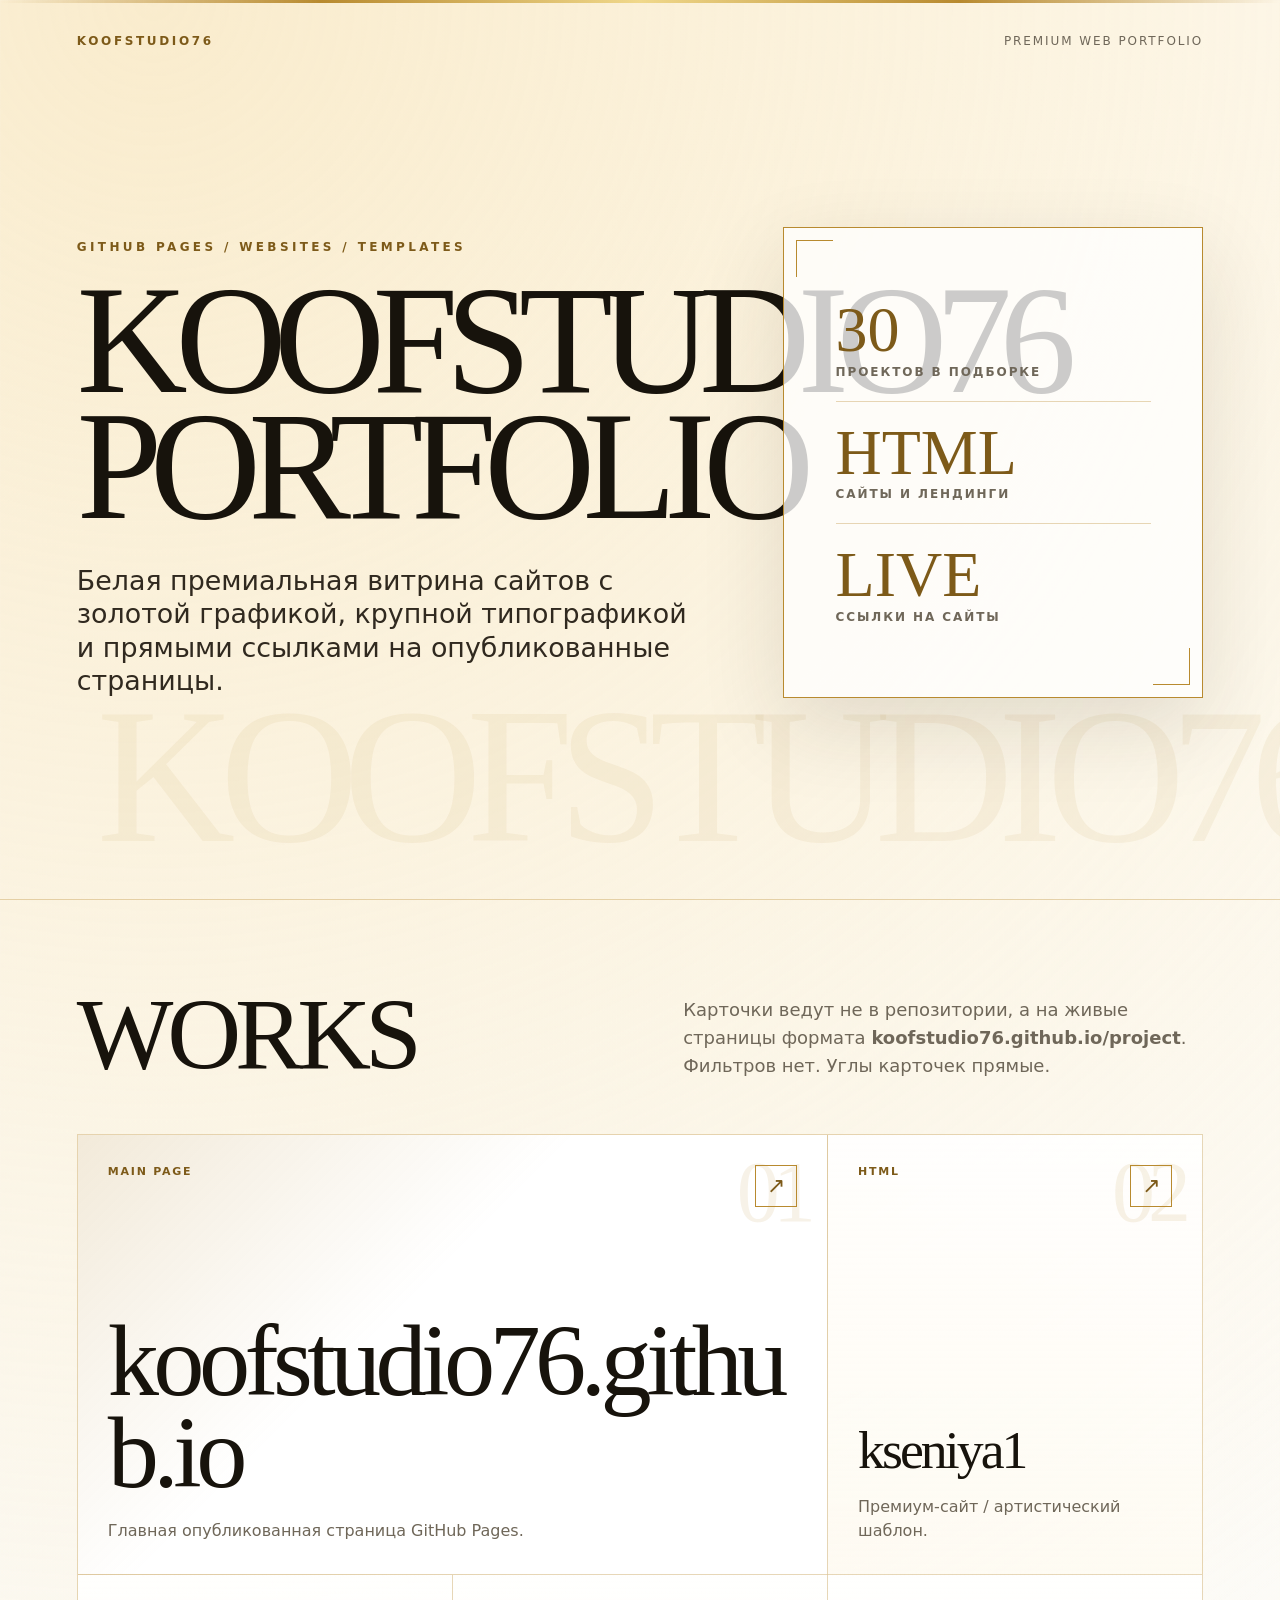
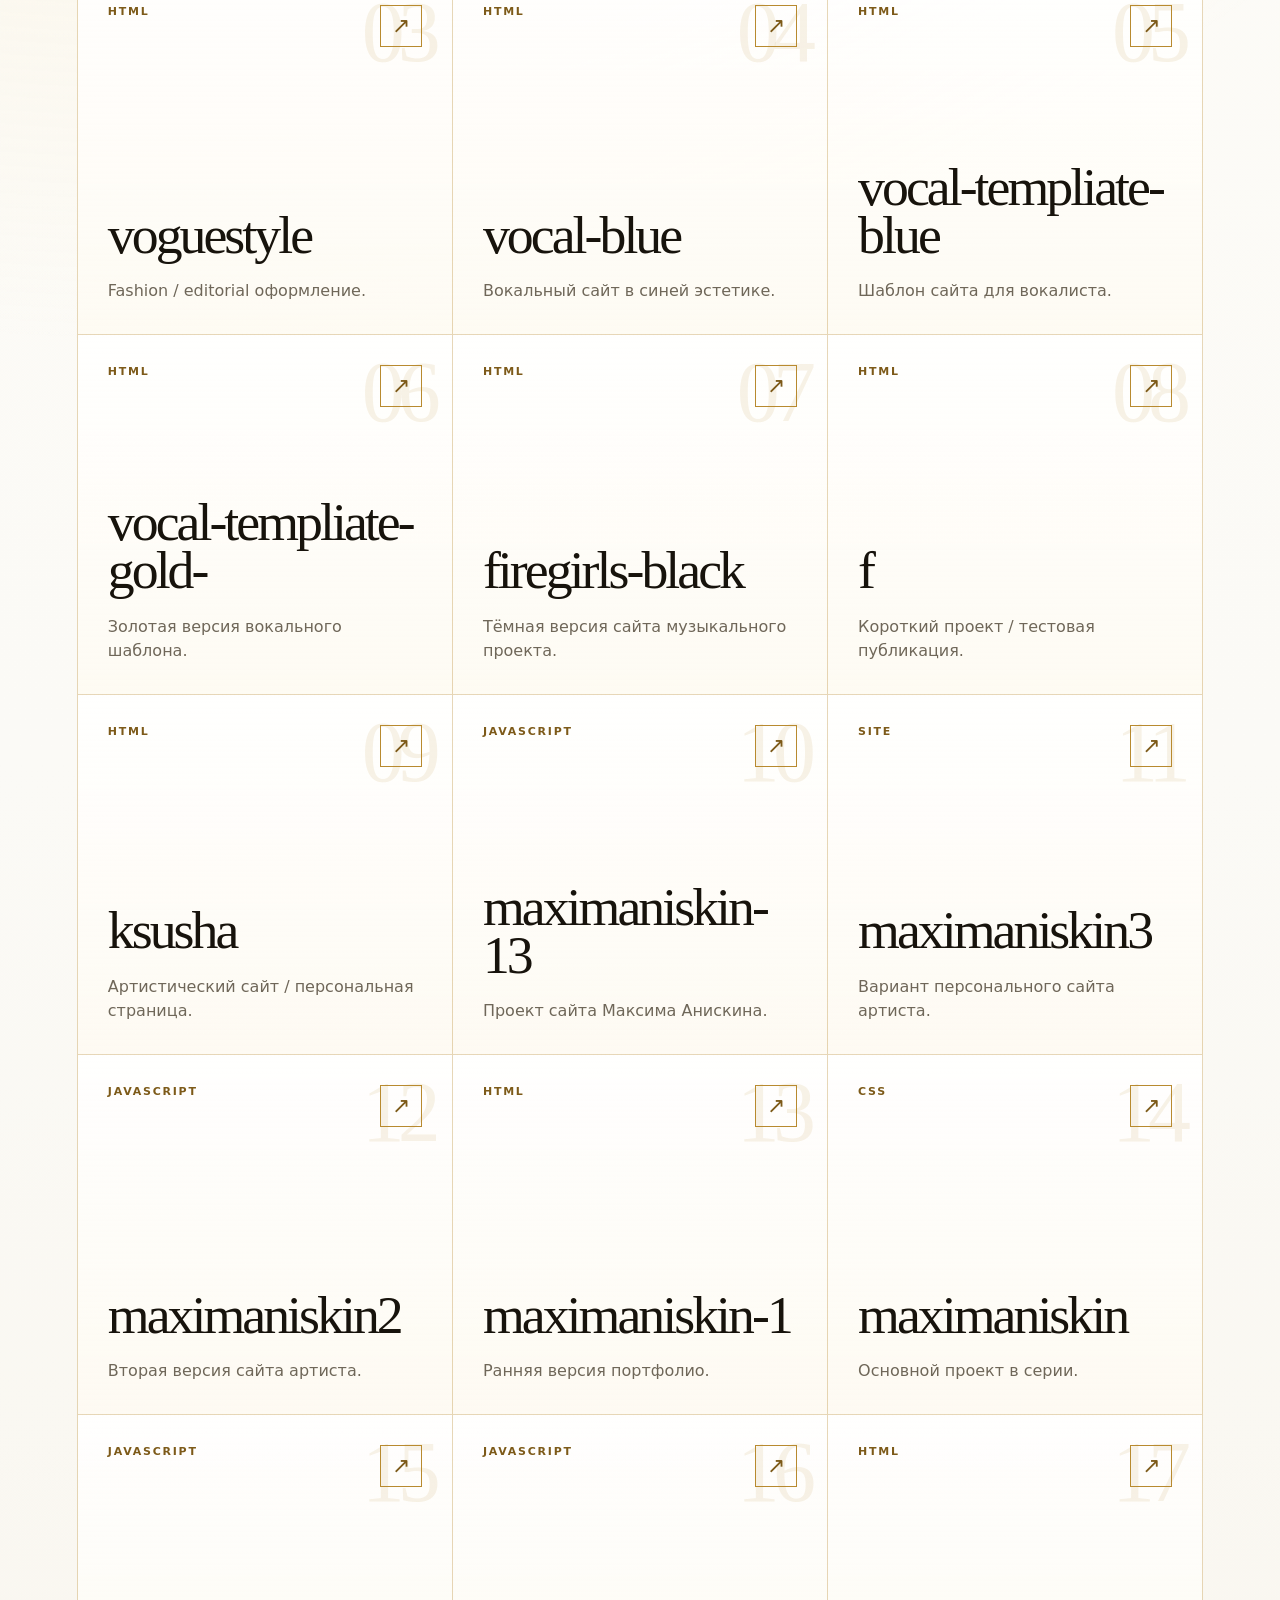
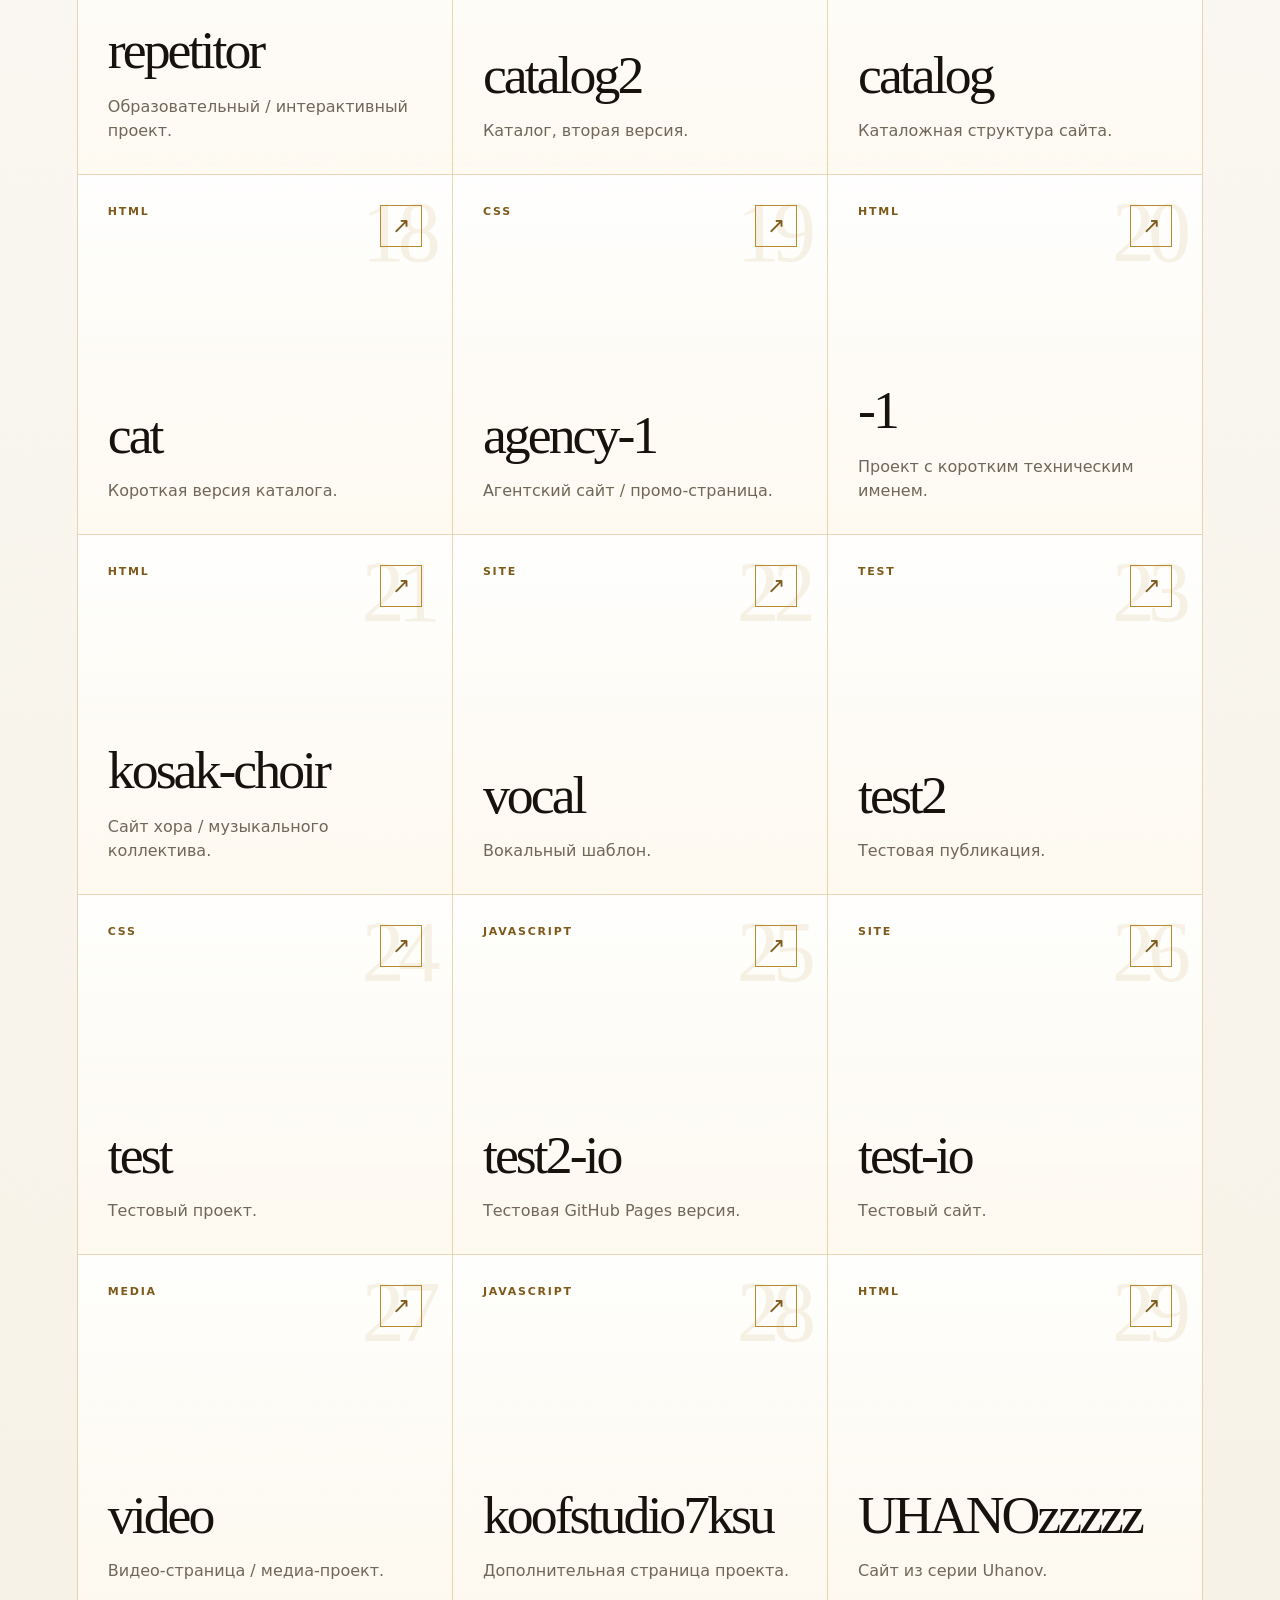
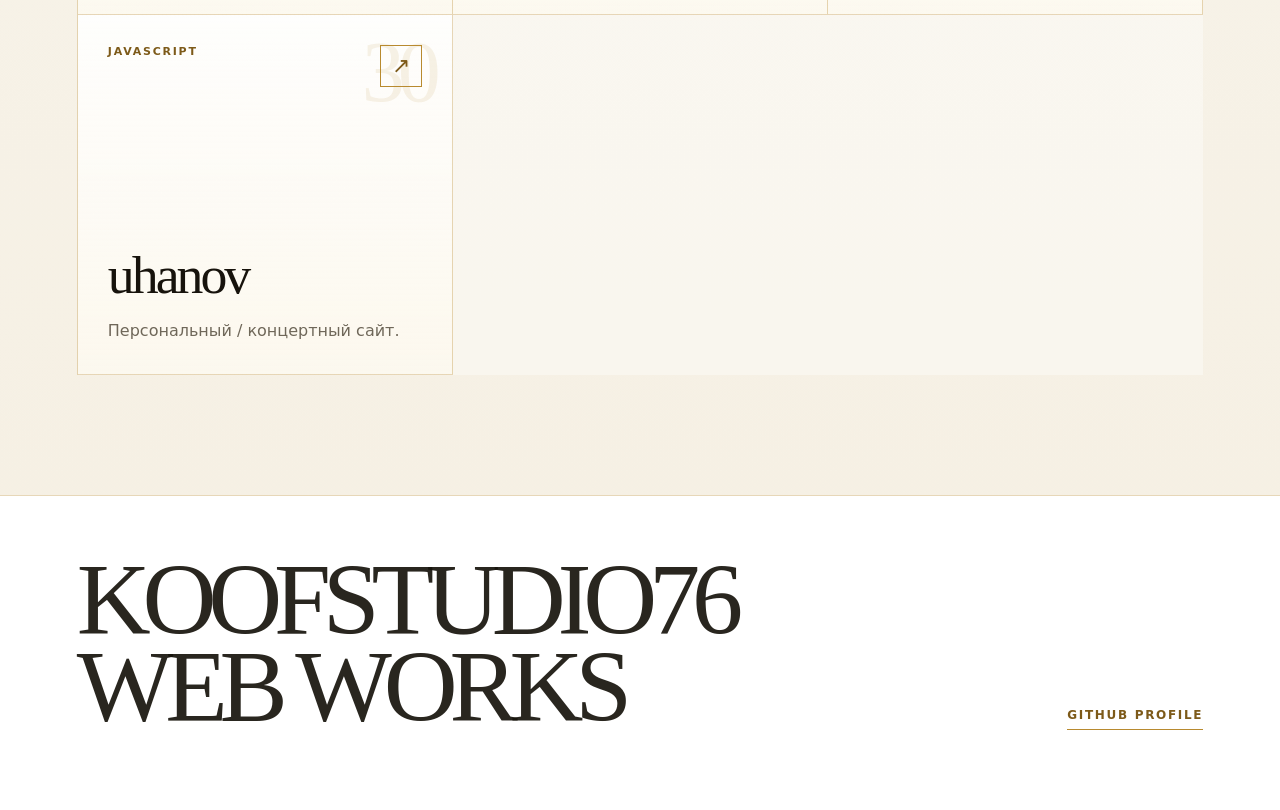
<file: index.html>
<!DOCTYPE html>
<html lang="ru">
<head>
  <meta charset="UTF-8" />
  <meta name="viewport" content="width=device-width, initial-scale=1.0" />
  <title>Koofstudio76 — Premium Portfolio</title>
  <meta name="description" content="Премиум-портфолио сайтов Koofstudio76: витрина проектов GitHub Pages." />
  <style>
    :root {
      --bg: #fbfaf6;
      --paper: #ffffff;
      --ink: #17130c;
      --muted: #6f6759;
      --gold: #b88a2f;
      --gold-dark: #7d5a19;
      --gold-soft: #ead8ad;
      --line: rgba(184, 138, 47, 0.34);
      --shadow: 0 28px 80px rgba(39, 30, 13, 0.12);
    }

    * { box-sizing: border-box; }

    html { scroll-behavior: smooth; }

    body {
      margin: 0;
      background:
        radial-gradient(circle at 12% 0%, rgba(245, 222, 170, 0.55), transparent 34%),
        linear-gradient(180deg, #fffdf8 0%, var(--bg) 42%, #f5efe2 100%);
      color: var(--ink);
      font-family: Inter, ui-sans-serif, system-ui, -apple-system, BlinkMacSystemFont, "Segoe UI", Arial, sans-serif;
      overflow-x: hidden;
    }

    a { color: inherit; text-decoration: none; }

    .page {
      min-height: 100vh;
      position: relative;
    }

    .gold-line {
      position: fixed;
      left: 0;
      top: 0;
      width: 100%;
      height: 3px;
      background: linear-gradient(90deg, transparent, var(--gold), #f0d88b, var(--gold), transparent);
      z-index: 10;
    }

    header {
      min-height: 100vh;
      display: grid;
      align-items: center;
      padding: 7vw 6vw 5vw;
      position: relative;
      isolation: isolate;
      border-bottom: 1px solid var(--line);
    }

    header::before {
      content: "KOOFSTUDIO76";
      position: absolute;
      right: -4vw;
      bottom: 5vh;
      font-family: Georgia, "Times New Roman", serif;
      font-size: clamp(76px, 15vw, 260px);
      letter-spacing: -0.08em;
      color: rgba(184, 138, 47, 0.08);
      line-height: 0.8;
      z-index: -1;
      white-space: nowrap;
    }

    .topbar {
      position: absolute;
      top: 34px;
      left: 6vw;
      right: 6vw;
      display: flex;
      align-items: center;
      justify-content: space-between;
      gap: 24px;
      text-transform: uppercase;
      letter-spacing: 0.16em;
      font-size: 12px;
      color: var(--muted);
    }

    .brand-mark {
      color: var(--gold-dark);
      font-weight: 800;
      letter-spacing: 0.22em;
    }

    .hero-grid {
      display: grid;
      grid-template-columns: minmax(0, 1.2fr) minmax(280px, 0.8fr);
      gap: clamp(32px, 6vw, 110px);
      align-items: end;
      width: 100%;
    }

    .eyebrow {
      margin: 0 0 24px;
      color: var(--gold-dark);
      text-transform: uppercase;
      letter-spacing: 0.28em;
      font-size: 12px;
      font-weight: 800;
    }

    h1 {
      margin: 0;
      font-family: Georgia, "Times New Roman", serif;
      font-weight: 500;
      font-size: clamp(58px, 12vw, 188px);
      line-height: 0.82;
      letter-spacing: -0.08em;
      text-transform: uppercase;
    }

    .hero-subtitle {
      max-width: 720px;
      margin: 34px 0 0;
      font-size: clamp(18px, 2.1vw, 32px);
      line-height: 1.25;
      color: #30291f;
    }

    .hero-panel {
      border: 1px solid var(--gold);
      background: rgba(255,255,255,0.78);
      box-shadow: var(--shadow);
      padding: clamp(26px, 4vw, 54px);
      position: relative;
    }

    .hero-panel::before,
    .hero-panel::after {
      content: "";
      position: absolute;
      width: 36px;
      height: 36px;
      border-color: var(--gold);
      border-style: solid;
    }

    .hero-panel::before {
      top: 12px;
      left: 12px;
      border-width: 1px 0 0 1px;
    }

    .hero-panel::after {
      right: 12px;
      bottom: 12px;
      border-width: 0 1px 1px 0;
    }

    .stat {
      display: grid;
      gap: 6px;
      padding: 22px 0;
      border-bottom: 1px solid var(--line);
    }

    .stat:last-child { border-bottom: 0; }

    .stat strong {
      font-family: Georgia, "Times New Roman", serif;
      font-size: clamp(42px, 5vw, 76px);
      line-height: 0.9;
      color: var(--gold-dark);
      font-weight: 500;
    }

    .stat span {
      color: var(--muted);
      text-transform: uppercase;
      font-size: 12px;
      letter-spacing: 0.16em;
      font-weight: 700;
    }

    main {
      padding: 90px 6vw 120px;
    }

    .section-head {
      display: grid;
      grid-template-columns: minmax(0, 1fr) minmax(280px, 520px);
      gap: 40px;
      align-items: end;
      margin-bottom: 54px;
    }

    h2 {
      margin: 0;
      font-family: Georgia, "Times New Roman", serif;
      font-size: clamp(48px, 8vw, 126px);
      line-height: 0.88;
      letter-spacing: -0.06em;
      font-weight: 500;
      text-transform: uppercase;
    }

    .section-head p {
      margin: 0;
      font-size: 18px;
      line-height: 1.55;
      color: var(--muted);
    }

    .projects {
      display: grid;
      grid-template-columns: repeat(3, minmax(0, 1fr));
      border-top: 1px solid var(--line);
      border-left: 1px solid var(--line);
      background: rgba(255,255,255,0.35);
    }

    .card {
      min-height: 360px;
      border-right: 1px solid var(--line);
      border-bottom: 1px solid var(--line);
      background: linear-gradient(180deg, rgba(255,255,255,0.82), rgba(255,250,238,0.56));
      padding: 30px;
      display: flex;
      flex-direction: column;
      justify-content: space-between;
      position: relative;
      overflow: hidden;
      transition: transform .35s ease, background .35s ease, box-shadow .35s ease;
    }

    .card::before {
      content: attr(data-number);
      position: absolute;
      right: 18px;
      top: 14px;
      font-family: Georgia, "Times New Roman", serif;
      font-size: 86px;
      line-height: 1;
      color: rgba(184, 138, 47, 0.11);
      letter-spacing: -0.08em;
    }

    .card:hover {
      transform: translateY(-8px);
      background: #fff;
      box-shadow: 0 32px 70px rgba(126, 89, 22, 0.17);
      z-index: 2;
    }

    .card-top {
      display: flex;
      justify-content: space-between;
      gap: 18px;
      align-items: flex-start;
      position: relative;
      z-index: 1;
    }

    .label {
      color: var(--gold-dark);
      text-transform: uppercase;
      letter-spacing: 0.16em;
      font-size: 11px;
      font-weight: 800;
    }

    .arrow {
      width: 42px;
      height: 42px;
      border: 1px solid var(--gold);
      display: grid;
      place-items: center;
      color: var(--gold-dark);
      font-size: 22px;
      line-height: 1;
      flex: 0 0 auto;
    }

    .card-title {
      position: relative;
      z-index: 1;
    }

    .card-title h3 {
      margin: 0 0 20px;
      font-family: Georgia, "Times New Roman", serif;
      font-size: clamp(34px, 4.2vw, 60px);
      line-height: 0.9;
      letter-spacing: -0.055em;
      font-weight: 500;
      word-break: break-word;
    }

    .card-title p {
      margin: 0;
      color: var(--muted);
      line-height: 1.55;
      max-width: 420px;
    }

    .featured {
      grid-column: span 2;
      min-height: 440px;
      background:
        linear-gradient(135deg, rgba(184,138,47,0.18), transparent 42%),
        #fff;
    }

    .featured .card-title h3 {
      font-size: clamp(56px, 8vw, 118px);
    }

    .footer {
      border-top: 1px solid var(--line);
      padding: 60px 6vw 80px;
      display: grid;
      grid-template-columns: 1fr auto;
      gap: 32px;
      align-items: end;
      background: #fff;
    }

    .footer-title {
      font-family: Georgia, "Times New Roman", serif;
      font-size: clamp(44px, 8vw, 134px);
      line-height: 0.85;
      letter-spacing: -0.08em;
      text-transform: uppercase;
      color: rgba(23, 19, 12, 0.92);
    }

    .footer a {
      color: var(--gold-dark);
      font-weight: 800;
      text-transform: uppercase;
      letter-spacing: 0.14em;
      font-size: 12px;
      border-bottom: 1px solid var(--gold);
      padding-bottom: 7px;
    }

    @media (max-width: 1100px) {
      .projects { grid-template-columns: repeat(2, minmax(0, 1fr)); }
      .featured { grid-column: span 2; }
      .hero-grid, .section-head { grid-template-columns: 1fr; }
      header { align-items: end; }
    }

    @media (max-width: 720px) {
      .topbar {
        top: 24px;
        left: 22px;
        right: 22px;
        font-size: 10px;
      }

      header {
        min-height: 92vh;
        padding: 96px 22px 34px;
      }

      h1 { font-size: clamp(54px, 19vw, 92px); }
      .hero-subtitle { font-size: 18px; margin-top: 24px; }
      .hero-panel { padding: 22px; }
      main { padding: 58px 22px 70px; }
      .section-head { gap: 24px; margin-bottom: 34px; }
      h2 { font-size: clamp(46px, 14vw, 76px); }
      .projects { grid-template-columns: 1fr; }
      .featured { grid-column: span 1; }
      .card, .featured { min-height: 310px; padding: 24px; }
      .featured .card-title h3, .card-title h3 { font-size: clamp(38px, 12vw, 62px); }
      .footer { grid-template-columns: 1fr; padding: 42px 22px 60px; }
    }
  </style>
</head>
<body>
  <div class="gold-line"></div>
  <div class="page">
    <header>
      <div class="topbar">
        <div class="brand-mark">koofstudio76</div>
        <div>premium web portfolio</div>
      </div>

      <div class="hero-grid">
        <section>
          <p class="eyebrow">GitHub Pages / websites / templates</p>
          <h1>Koofstudio76<br>Portfolio</h1>
          <p class="hero-subtitle">Белая премиальная витрина сайтов с золотой графикой, крупной типографикой и прямыми ссылками на опубликованные страницы.</p>
        </section>

        <aside class="hero-panel" aria-label="Статистика портфолио">
          <div class="stat"><strong>30</strong><span>проектов в подборке</span></div>
          <div class="stat"><strong>HTML</strong><span>сайты и лендинги</span></div>
          <div class="stat"><strong>LIVE</strong><span>ссылки на сайты</span></div>
        </aside>
      </div>
    </header>

    <main>
      <div class="section-head">
        <h2>Works</h2>
        <p>Карточки ведут не в репозитории, а на живые страницы формата <strong>koofstudio76.github.io/project</strong>. Фильтров нет. Углы карточек прямые.</p>
      </div>

      <section class="projects" id="projects">
        <a class="card featured" data-number="01" href="https://koofstudio76.github.io/" target="_blank" rel="noopener">
          <div class="card-top"><span class="label">main page</span><span class="arrow">↗</span></div>
          <div class="card-title"><h3>koofstudio76.github.io</h3><p>Главная опубликованная страница GitHub Pages.</p></div>
        </a>
        <a class="card" data-number="02" href="https://koofstudio76.github.io/kseniya1/" target="_blank" rel="noopener"><div class="card-top"><span class="label">HTML</span><span class="arrow">↗</span></div><div class="card-title"><h3>kseniya1</h3><p>Премиум-сайт / артистический шаблон.</p></div></a>
        <a class="card" data-number="03" href="https://koofstudio76.github.io/voguestyle/" target="_blank" rel="noopener"><div class="card-top"><span class="label">HTML</span><span class="arrow">↗</span></div><div class="card-title"><h3>voguestyle</h3><p>Fashion / editorial оформление.</p></div></a>
        <a class="card" data-number="04" href="https://koofstudio76.github.io/vocal-blue/" target="_blank" rel="noopener"><div class="card-top"><span class="label">HTML</span><span class="arrow">↗</span></div><div class="card-title"><h3>vocal-blue</h3><p>Вокальный сайт в синей эстетике.</p></div></a>
        <a class="card" data-number="05" href="https://koofstudio76.github.io/vocal-templiate-blue/" target="_blank" rel="noopener"><div class="card-top"><span class="label">HTML</span><span class="arrow">↗</span></div><div class="card-title"><h3>vocal-templiate-blue</h3><p>Шаблон сайта для вокалиста.</p></div></a>
        <a class="card" data-number="06" href="https://koofstudio76.github.io/vocal-templiate-gold-/" target="_blank" rel="noopener"><div class="card-top"><span class="label">HTML</span><span class="arrow">↗</span></div><div class="card-title"><h3>vocal-templiate-gold-</h3><p>Золотая версия вокального шаблона.</p></div></a>
        <a class="card" data-number="07" href="https://koofstudio76.github.io/firegirls-black/" target="_blank" rel="noopener"><div class="card-top"><span class="label">HTML</span><span class="arrow">↗</span></div><div class="card-title"><h3>firegirls-black</h3><p>Тёмная версия сайта музыкального проекта.</p></div></a>
        <a class="card" data-number="08" href="https://koofstudio76.github.io/f/" target="_blank" rel="noopener"><div class="card-top"><span class="label">HTML</span><span class="arrow">↗</span></div><div class="card-title"><h3>f</h3><p>Короткий проект / тестовая публикация.</p></div></a>
        <a class="card" data-number="09" href="https://koofstudio76.github.io/ksusha/" target="_blank" rel="noopener"><div class="card-top"><span class="label">HTML</span><span class="arrow">↗</span></div><div class="card-title"><h3>ksusha</h3><p>Артистический сайт / персональная страница.</p></div></a>
        <a class="card" data-number="10" href="https://koofstudio76.github.io/maximaniskin-13/" target="_blank" rel="noopener"><div class="card-top"><span class="label">JavaScript</span><span class="arrow">↗</span></div><div class="card-title"><h3>maximaniskin-13</h3><p>Проект сайта Максима Анискина.</p></div></a>
        <a class="card" data-number="11" href="https://koofstudio76.github.io/maximaniskin3/" target="_blank" rel="noopener"><div class="card-top"><span class="label">site</span><span class="arrow">↗</span></div><div class="card-title"><h3>maximaniskin3</h3><p>Вариант персонального сайта артиста.</p></div></a>
        <a class="card" data-number="12" href="https://koofstudio76.github.io/maximaniskin2/" target="_blank" rel="noopener"><div class="card-top"><span class="label">JavaScript</span><span class="arrow">↗</span></div><div class="card-title"><h3>maximaniskin2</h3><p>Вторая версия сайта артиста.</p></div></a>
        <a class="card" data-number="13" href="https://koofstudio76.github.io/maximaniskin-1/" target="_blank" rel="noopener"><div class="card-top"><span class="label">HTML</span><span class="arrow">↗</span></div><div class="card-title"><h3>maximaniskin-1</h3><p>Ранняя версия портфолио.</p></div></a>
        <a class="card" data-number="14" href="https://koofstudio76.github.io/maximaniskin/" target="_blank" rel="noopener"><div class="card-top"><span class="label">CSS</span><span class="arrow">↗</span></div><div class="card-title"><h3>maximaniskin</h3><p>Основной проект в серии.</p></div></a>
        <a class="card" data-number="15" href="https://koofstudio76.github.io/repetitor/" target="_blank" rel="noopener"><div class="card-top"><span class="label">JavaScript</span><span class="arrow">↗</span></div><div class="card-title"><h3>repetitor</h3><p>Образовательный / интерактивный проект.</p></div></a>
        <a class="card" data-number="16" href="https://koofstudio76.github.io/catalog2/" target="_blank" rel="noopener"><div class="card-top"><span class="label">JavaScript</span><span class="arrow">↗</span></div><div class="card-title"><h3>catalog2</h3><p>Каталог, вторая версия.</p></div></a>
        <a class="card" data-number="17" href="https://koofstudio76.github.io/catalog/" target="_blank" rel="noopener"><div class="card-top"><span class="label">HTML</span><span class="arrow">↗</span></div><div class="card-title"><h3>catalog</h3><p>Каталожная структура сайта.</p></div></a>
        <a class="card" data-number="18" href="https://koofstudio76.github.io/cat/" target="_blank" rel="noopener"><div class="card-top"><span class="label">HTML</span><span class="arrow">↗</span></div><div class="card-title"><h3>cat</h3><p>Короткая версия каталога.</p></div></a>
        <a class="card" data-number="19" href="https://koofstudio76.github.io/agency-1/" target="_blank" rel="noopener"><div class="card-top"><span class="label">CSS</span><span class="arrow">↗</span></div><div class="card-title"><h3>agency-1</h3><p>Агентский сайт / промо-страница.</p></div></a>
        <a class="card" data-number="20" href="https://koofstudio76.github.io/-1/" target="_blank" rel="noopener"><div class="card-top"><span class="label">HTML</span><span class="arrow">↗</span></div><div class="card-title"><h3>-1</h3><p>Проект с коротким техническим именем.</p></div></a>
        <a class="card" data-number="21" href="https://koofstudio76.github.io/kosak-choir/" target="_blank" rel="noopener"><div class="card-top"><span class="label">HTML</span><span class="arrow">↗</span></div><div class="card-title"><h3>kosak-choir</h3><p>Сайт хора / музыкального коллектива.</p></div></a>
        <a class="card" data-number="22" href="https://koofstudio76.github.io/vocal/" target="_blank" rel="noopener"><div class="card-top"><span class="label">site</span><span class="arrow">↗</span></div><div class="card-title"><h3>vocal</h3><p>Вокальный шаблон.</p></div></a>
        <a class="card" data-number="23" href="https://koofstudio76.github.io/test2/" target="_blank" rel="noopener"><div class="card-top"><span class="label">test</span><span class="arrow">↗</span></div><div class="card-title"><h3>test2</h3><p>Тестовая публикация.</p></div></a>
        <a class="card" data-number="24" href="https://koofstudio76.github.io/test/" target="_blank" rel="noopener"><div class="card-top"><span class="label">CSS</span><span class="arrow">↗</span></div><div class="card-title"><h3>test</h3><p>Тестовый проект.</p></div></a>
        <a class="card" data-number="25" href="https://koofstudio76.github.io/test2-io/" target="_blank" rel="noopener"><div class="card-top"><span class="label">JavaScript</span><span class="arrow">↗</span></div><div class="card-title"><h3>test2-io</h3><p>Тестовая GitHub Pages версия.</p></div></a>
        <a class="card" data-number="26" href="https://koofstudio76.github.io/test-io/" target="_blank" rel="noopener"><div class="card-top"><span class="label">site</span><span class="arrow">↗</span></div><div class="card-title"><h3>test-io</h3><p>Тестовый сайт.</p></div></a>
        <a class="card" data-number="27" href="https://koofstudio76.github.io/video/" target="_blank" rel="noopener"><div class="card-top"><span class="label">media</span><span class="arrow">↗</span></div><div class="card-title"><h3>video</h3><p>Видео-страница / медиа-проект.</p></div></a>
        <a class="card" data-number="28" href="https://koofstudio76.github.io/koofstudio7ksu/" target="_blank" rel="noopener"><div class="card-top"><span class="label">JavaScript</span><span class="arrow">↗</span></div><div class="card-title"><h3>koofstudio7ksu</h3><p>Дополнительная страница проекта.</p></div></a>
        <a class="card" data-number="29" href="https://koofstudio76.github.io/UHANOzzzzz/" target="_blank" rel="noopener"><div class="card-top"><span class="label">HTML</span><span class="arrow">↗</span></div><div class="card-title"><h3>UHANOzzzzz</h3><p>Сайт из серии Uhanov.</p></div></a>
        <a class="card" data-number="30" href="https://koofstudio76.github.io/uhanov/" target="_blank" rel="noopener"><div class="card-top"><span class="label">JavaScript</span><span class="arrow">↗</span></div><div class="card-title"><h3>uhanov</h3><p>Персональный / концертный сайт.</p></div></a>
      </section>
    </main>

    <footer class="footer">
      <div class="footer-title">Koofstudio76<br>Web Works</div>
      <a href="https://github.com/koofstudio76" target="_blank" rel="noopener">GitHub profile</a>
    </footer>
  </div>

  <script>
    const cards = document.querySelectorAll('.card');
    const reveal = new IntersectionObserver((entries) => {
      entries.forEach((entry) => {
        if (entry.isIntersecting) {
          entry.target.animate([
            { opacity: 0, transform: 'translateY(26px)' },
            { opacity: 1, transform: 'translateY(0)' }
          ], { duration: 650, easing: 'cubic-bezier(.22,.8,.22,1)', fill: 'forwards' });
          reveal.unobserve(entry.target);
        }
      });
    }, { threshold: 0.08 });

    cards.forEach((card) => {
      card.style.opacity = '0';
      reveal.observe(card);
    });
  </script>
</body>
</html>
</file>
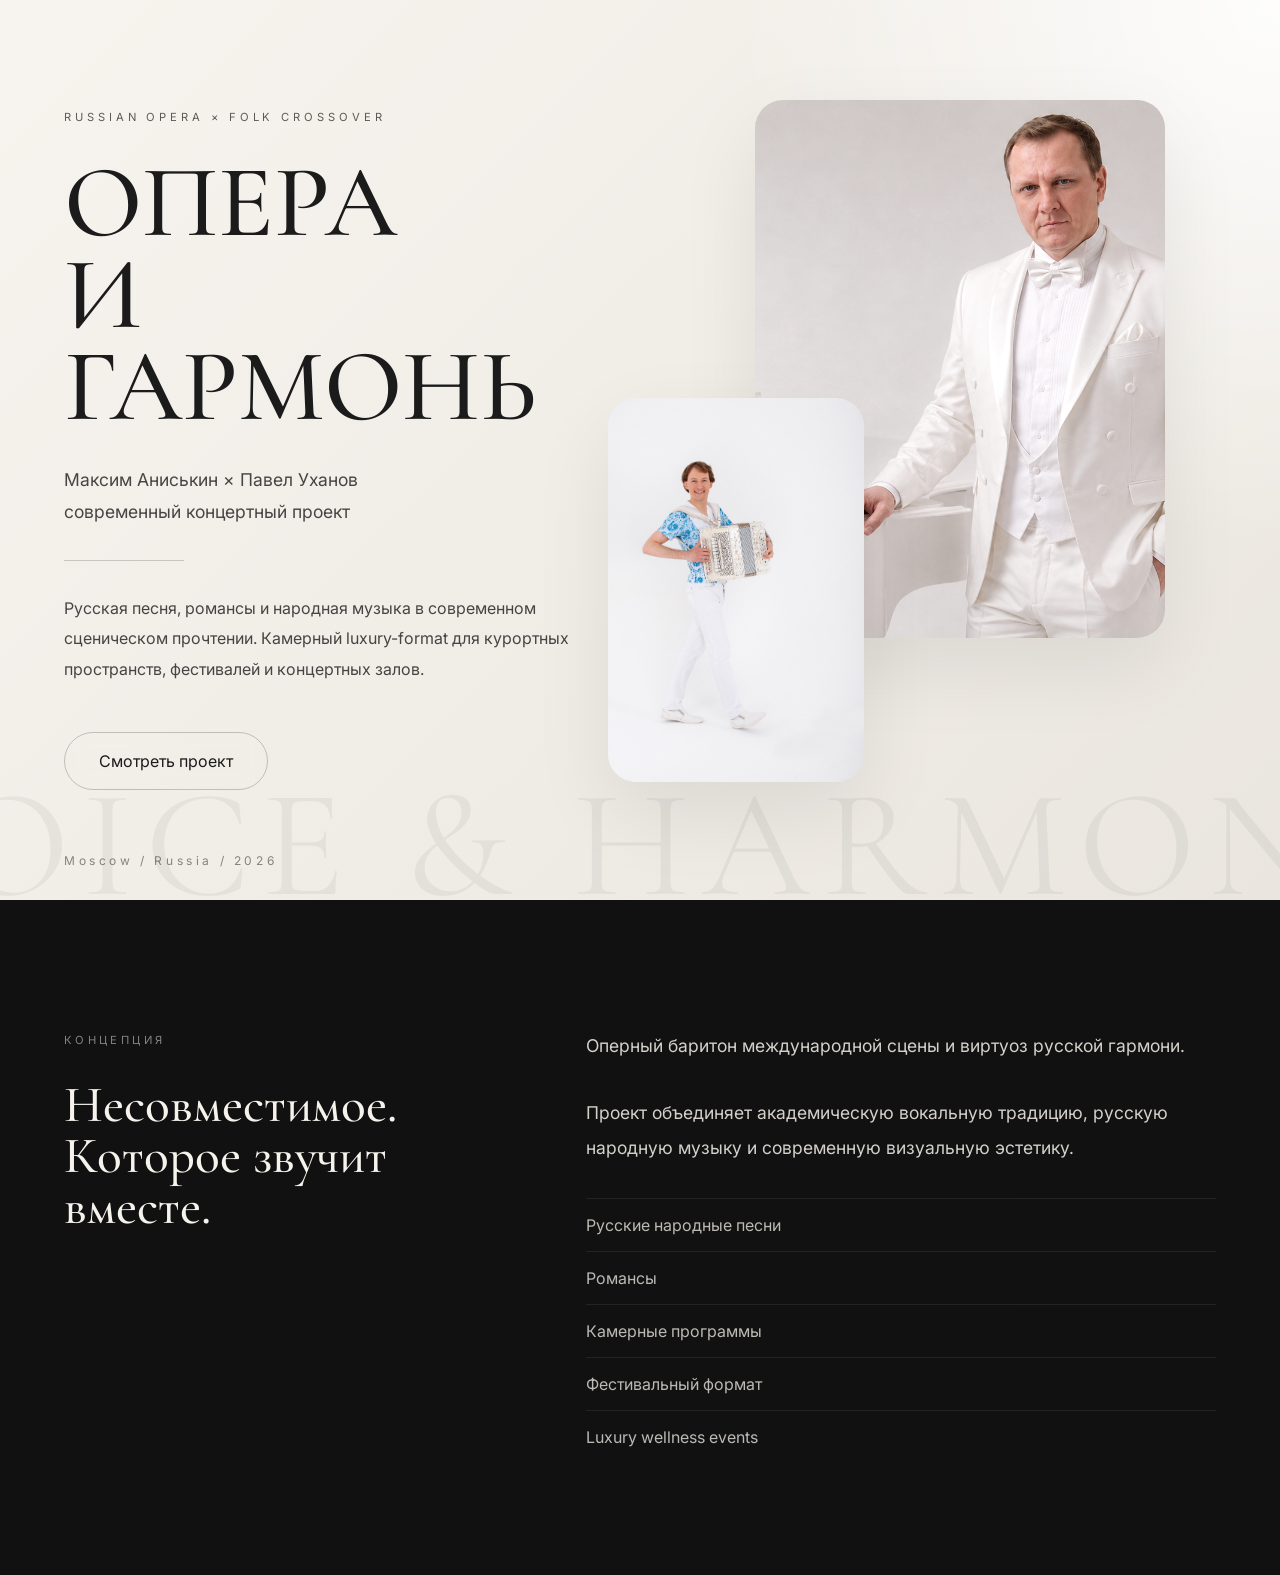
<file: indexw.html>
<!DOCTYPE html>
<html lang="ru">
<head>
  <meta charset="UTF-8" />
  <meta name="viewport" content="width=device-width, initial-scale=1.0" />
  <title>Опера и Гармонь</title>
  <link rel="preconnect" href="https://fonts.googleapis.com">
  <link rel="preconnect" href="https://fonts.gstatic.com" crossorigin>
  <link href="https://fonts.googleapis.com/css2?family=Cormorant+Garamond:wght@300;400;500;600&family=Inter:wght@300;400;500&display=swap" rel="stylesheet">
  <link rel="stylesheet" href="style.css" />
</head>
<body>

<section class="hero">
  <div class="grain"></div>

  <div class="hero-left">
    <div class="mini">RUSSIAN OPERA × FOLK CROSSOVER</div>

    <h1>
      ОПЕРА<br>
      И ГАРМОНЬ
    </h1>

    <p class="subtitle">
      Максим Аниськин × Павел Уханов<br>
      современный концертный проект
    </p>

    <div class="line"></div>

    <p class="description">
      Русская песня, романсы и народная музыка
      в современном сценическом прочтении.
      Камерный luxury-format для курортных
      пространств, фестивалей и концертных залов.
    </p>

    <a href="#concept" class="button">Смотреть проект</a>
  </div>

  <div class="hero-right">
    <div class="image-wrap image-maxim">
      <img src="maxim.jpg" alt="Максим Аниськин">
    </div>

    <div class="image-wrap image-pavel">
      <img src="pavel.jpg" alt="Павел Уханов">
    </div>
  </div>

  <div class="watermark">
    VOICE & HARMONY
  </div>

  <div class="footer-note">
    Moscow / Russia / 2026
  </div>
</section>

<section class="concept" id="concept">
  <div class="concept-inner">
    <div class="left">
      <span>КОНЦЕПЦИЯ</span>
      <h2>Несовместимое.<br>Которое звучит вместе.</h2>
    </div>

    <div class="right">
      <p>
        Оперный баритон международной сцены
        и виртуоз русской гармони.
      </p>

      <p>
        Проект объединяет академическую вокальную традицию,
        русскую народную музыку и современную
        визуальную эстетику.
      </p>

      <ul>
        <li>Русские народные песни</li>
        <li>Романсы</li>
        <li>Камерные программы</li>
        <li>Фестивальный формат</li>
        <li>Luxury wellness events</li>
      </ul>
    </div>
  </div>
</section>

</body>
</html>
</file>
<file: style.css>
*{
  margin:0;
  padding:0;
  box-sizing:border-box;
}

body{
  background:#f3f0ea;
  color:#1b1b1b;
  overflow-x:hidden;
  font-family:'Inter',sans-serif;
}

.hero{
  min-height:100vh;
  width:100%;
  position:relative;
  display:flex;
  padding:5vw;
  overflow:hidden;
  background:
  radial-gradient(circle at top right, rgba(255,255,255,0.9), transparent 35%),
  linear-gradient(135deg,#f7f4ef 0%,#eae6df 100%);
}

.hero-left{
  width:45%;
  z-index:3;
  display:flex;
  flex-direction:column;
  justify-content:center;
}

.mini{
  letter-spacing:0.35em;
  font-size:0.7rem;
  margin-bottom:2rem;
  opacity:0.7;
}

h1{
  font-family:'Cormorant Garamond',serif;
  font-size:8vw;
  line-height:0.9;
  font-weight:500;
  margin-bottom:2rem;
}

.subtitle{
  font-size:1.1rem;
  line-height:1.8;
  margin-bottom:2rem;
  opacity:0.8;
}

.line{
  width:120px;
  height:1px;
  background:#1b1b1b;
  margin-bottom:2rem;
  opacity:0.2;
}

.description{
  max-width:520px;
  line-height:1.9;
  opacity:0.8;
  margin-bottom:3rem;
}

.button{
  width:max-content;
  text-decoration:none;
  color:#1b1b1b;
  border:1px solid rgba(0,0,0,0.2);
  padding:18px 34px;
  border-radius:100px;
  transition:0.3s ease;
  backdrop-filter:blur(10px);
}

.button:hover{
  background:#1b1b1b;
  color:#fff;
}

.hero-right{
  width:55%;
  position:relative;
  display:flex;
  align-items:center;
  justify-content:center;
}

.image-wrap{
  position:absolute;
  overflow:hidden;
  border-radius:28px;
  box-shadow:
  0 30px 80px rgba(0,0,0,0.08);
}

.image-wrap img{
  width:100%;
  height:100%;
  object-fit:cover;
  filter:
  contrast(1.03)
  saturate(0.92);
}

.image-maxim{
  width:32vw;
  height:42vw;
  right:4vw;
  top:4vh;
}

.image-pavel{
  width:20vw;
  height:30vw;
  left:2vw;
  bottom:6vh;
}

.watermark{
  position:absolute;
  bottom:-3vw;
  left:50%;
  transform:translateX(-50%);
  font-family:'Cormorant Garamond',serif;
  font-size:12vw;
  white-space:nowrap;
  opacity:0.05;
  z-index:1;
  letter-spacing:0.08em;
}

.footer-note{
  position:absolute;
  bottom:2rem;
  left:5vw;
  font-size:0.75rem;
  letter-spacing:0.3em;
  opacity:0.5;
}

.grain{
  position:absolute;
  inset:0;
  opacity:0.04;
  background-image:
  url("https://grainy-gradients.vercel.app/noise.svg");
  pointer-events:none;
}

.concept{
  padding:10vw 5vw;
  background:#111111;
  color:#f6f2ec;
}

.concept-inner{
  display:flex;
  gap:8vw;
}

.left{
  width:40%;
}

.left span{
  opacity:0.5;
  letter-spacing:0.3em;
  font-size:0.7rem;
}

.left h2{
  font-family:'Cormorant Garamond',serif;
  font-size:4vw;
  line-height:1;
  margin-top:2rem;
  font-weight:500;
}

.right{
  width:60%;
}

.right p{
  font-size:1.1rem;
  line-height:2;
  margin-bottom:2rem;
  opacity:0.85;
}

.right ul{
  list-style:none;
  display:grid;
  gap:1rem;
}

.right li{
  border-top:1px solid rgba(255,255,255,0.1);
  padding-top:1rem;
  opacity:0.75;
}

@media(max-width:1000px){

.hero{
  flex-direction:column;
  padding:12vw 7vw;
}

.hero-left,
.hero-right,
.left,
.right{
  width:100%;
}

h1{
  font-size:18vw;
}

.hero-right{
  height:90vh;
  margin-top:5rem;
}

.image-maxim{
  width:58vw;
  height:76vw;
}

.image-pavel{
  width:38vw;
  height:56vw;
}

.left h2{
  font-size:12vw;
}

.concept-inner{
  flex-direction:column;
}

}
</file>
